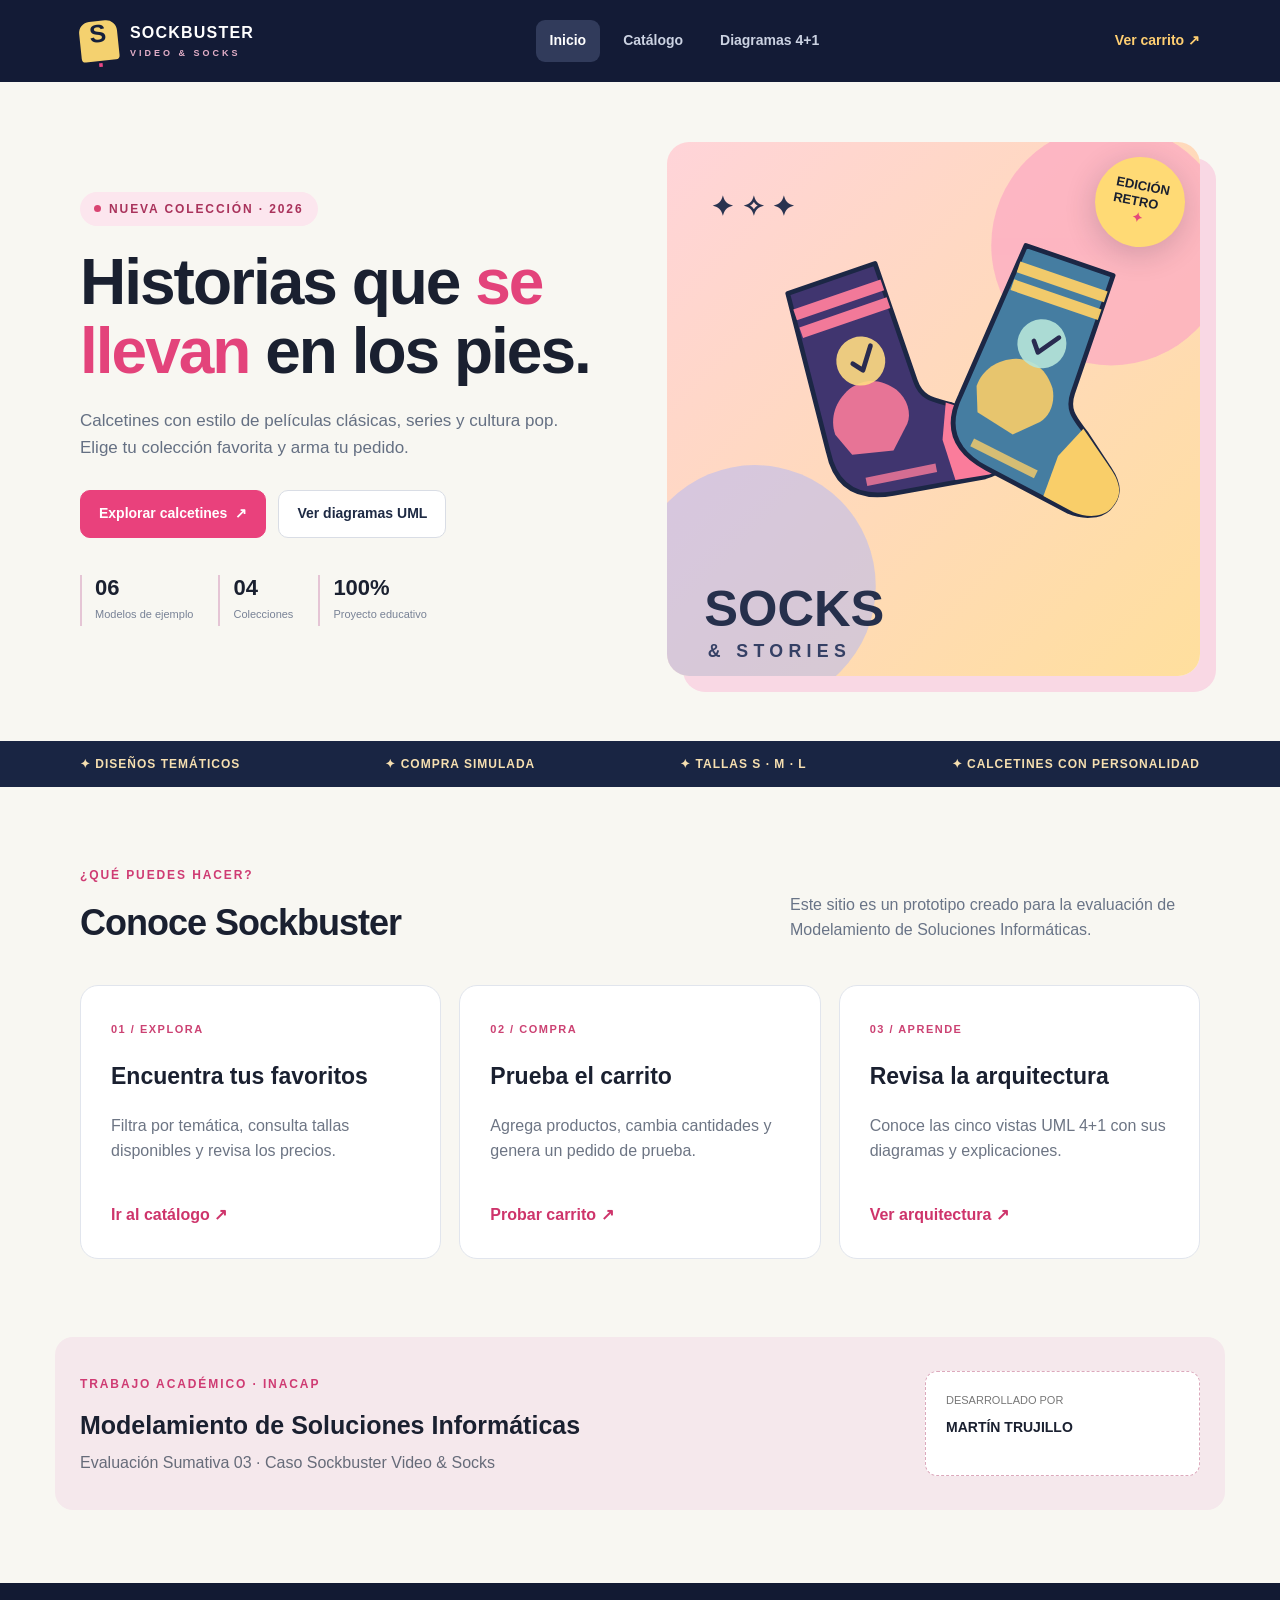
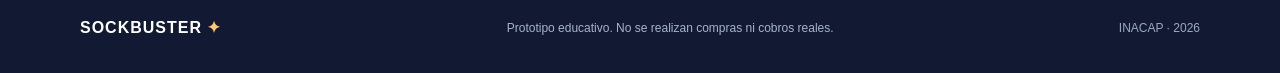
<file: index.html>
<!DOCTYPE html>
<html lang="es">
<head>
  <meta charset="UTF-8">
  <meta name="viewport" content="width=device-width, initial-scale=1.0">
  <meta name="description" content="Sockbuster: tienda de calcetines temáticos de cine, series y cultura pop.">
  <title>Sockbuster | Inicio</title>
  <link rel="stylesheet" href="css/estilos.css">
</head>
<body>
  <header class="encabezado">
    <div class="contenedor barra">
      <a class="marca" href="index.html" aria-label="Sockbuster, ir al inicio"><span class="marca-figura">S<span class="marca-punto">.</span></span><span>SOCKBUSTER<small>VIDEO & SOCKS</small></span></a>
      <nav aria-label="Navegación principal"><a class="activo" href="index.html">Inicio</a><a href="catalogo.html">Catálogo</a><a href="diagramas.html">Diagramas 4+1</a></nav>
      <a class="enlace-carrito" href="catalogo.html#seccion-carrito">Ver carrito <span aria-hidden="true">↗</span></a>
    </div>
  </header>
  <main>
    <section class="hero contenedor">
      <div class="hero-texto">
        <span class="etiqueta"><span class="luz"></span> NUEVA COLECCIÓN · 2026</span>
        <h1>Historias que <em>se llevan</em> en los pies.</h1>
        <p>Calcetines con estilo de películas clásicas, series y cultura pop. Elige tu colección favorita y arma tu pedido.</p>
        <div class="hero-acciones"><a href="catalogo.html" class="boton boton-primario">Explorar calcetines <span aria-hidden="true">↗</span></a><a href="diagramas.html" class="boton boton-secundario">Ver diagramas UML</a></div>
        <div class="hero-datos"><div><strong>06</strong><span>Modelos de ejemplo</span></div><div><strong>04</strong><span>Colecciones</span></div><div><strong>100%</strong><span>Proyecto educativo</span></div></div>
      </div>
      <div class="hero-imagen"><img src="imagenes/portada.svg" alt="Ilustración de calcetines temáticos de Sockbuster"><span class="sticker">EDICIÓN<br>RETRO <b>✦</b></span></div>
    </section>
    <section class="franja" aria-label="Características de la tienda"><div class="contenedor franja-contenido"><span>✦ DISEÑOS TEMÁTICOS</span><span>✦ COMPRA SIMULADA</span><span>✦ TALLAS S · M · L</span><span>✦ CALCETINES CON PERSONALIDAD</span></div></section>
    <section class="contenedor seccion">
      <div class="titulo-seccion"><div><span class="sobrelinea">¿QUÉ PUEDES HACER?</span><h2>Conoce Sockbuster</h2></div><p>Este sitio es un prototipo creado para la evaluación de Modelamiento de Soluciones Informáticas.</p></div>
      <div class="tarjetas-info"><article class="tarjeta-info"><span class="numero">01 / EXPLORA</span><h3>Encuentra tus favoritos</h3><p>Filtra por temática, consulta tallas disponibles y revisa los precios.</p><a href="catalogo.html">Ir al catálogo ↗</a></article><article class="tarjeta-info"><span class="numero">02 / COMPRA</span><h3>Prueba el carrito</h3><p>Agrega productos, cambia cantidades y genera un pedido de prueba.</p><a href="catalogo.html#seccion-carrito">Probar carrito ↗</a></article><article class="tarjeta-info"><span class="numero">03 / APRENDE</span><h3>Revisa la arquitectura</h3><p>Conoce las cinco vistas UML 4+1 con sus diagramas y explicaciones.</p><a href="diagramas.html">Ver arquitectura ↗</a></article></div>
    </section>
    <section class="contenedor autor-bloque"><div><span class="sobrelinea">TRABAJO ACADÉMICO · INACAP</span><h2>Modelamiento de Soluciones Informáticas</h2><p>Evaluación Sumativa 03 · Caso Sockbuster Video & Socks</p></div><div class="autor-nombre"><span>DESARROLLADO POR</span><strong>MARTÍN TRUJILLO</strong><small></small></div></section>
  </main>
  <footer class="pie"><div class="contenedor pie-interior"><strong>SOCKBUSTER <span>✦</span></strong><p>Prototipo educativo. No se realizan compras ni cobros reales.</p><span>INACAP · 2026</span></div></footer>
</body>
</html>
</file>
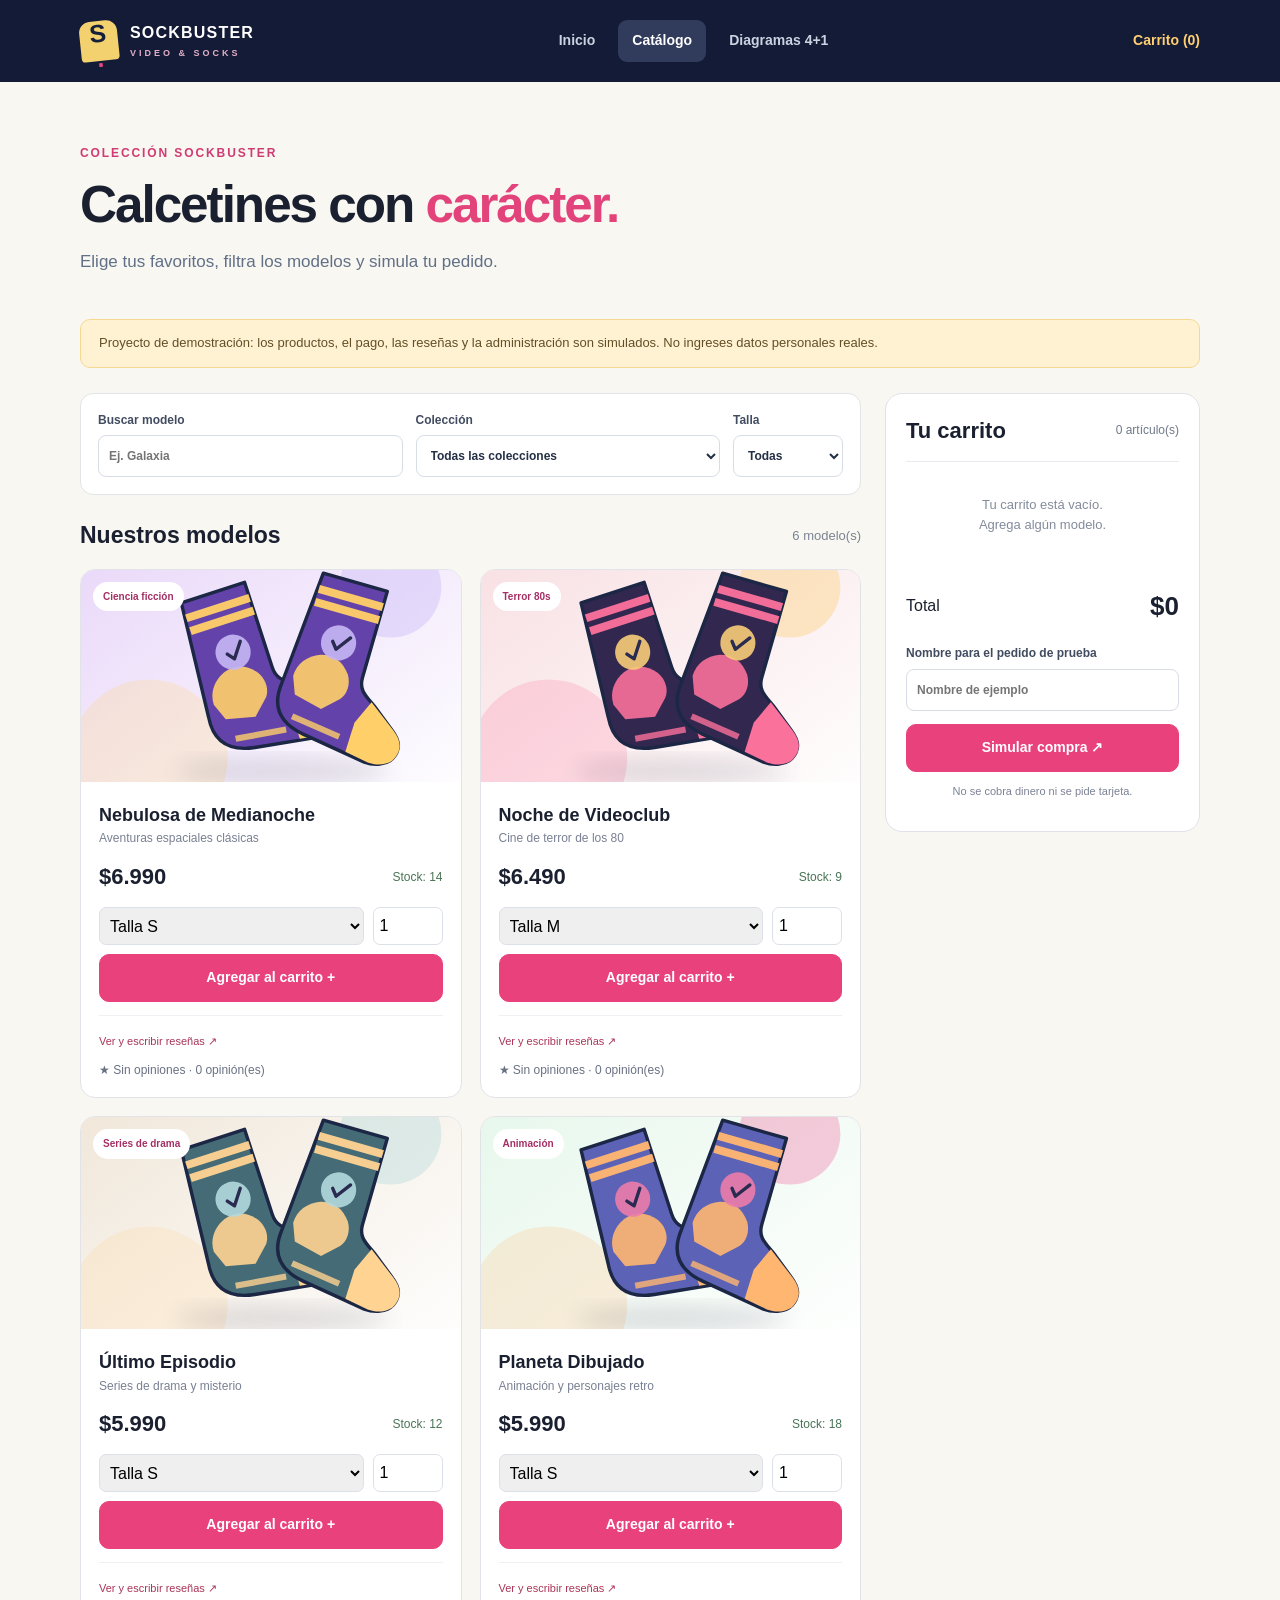
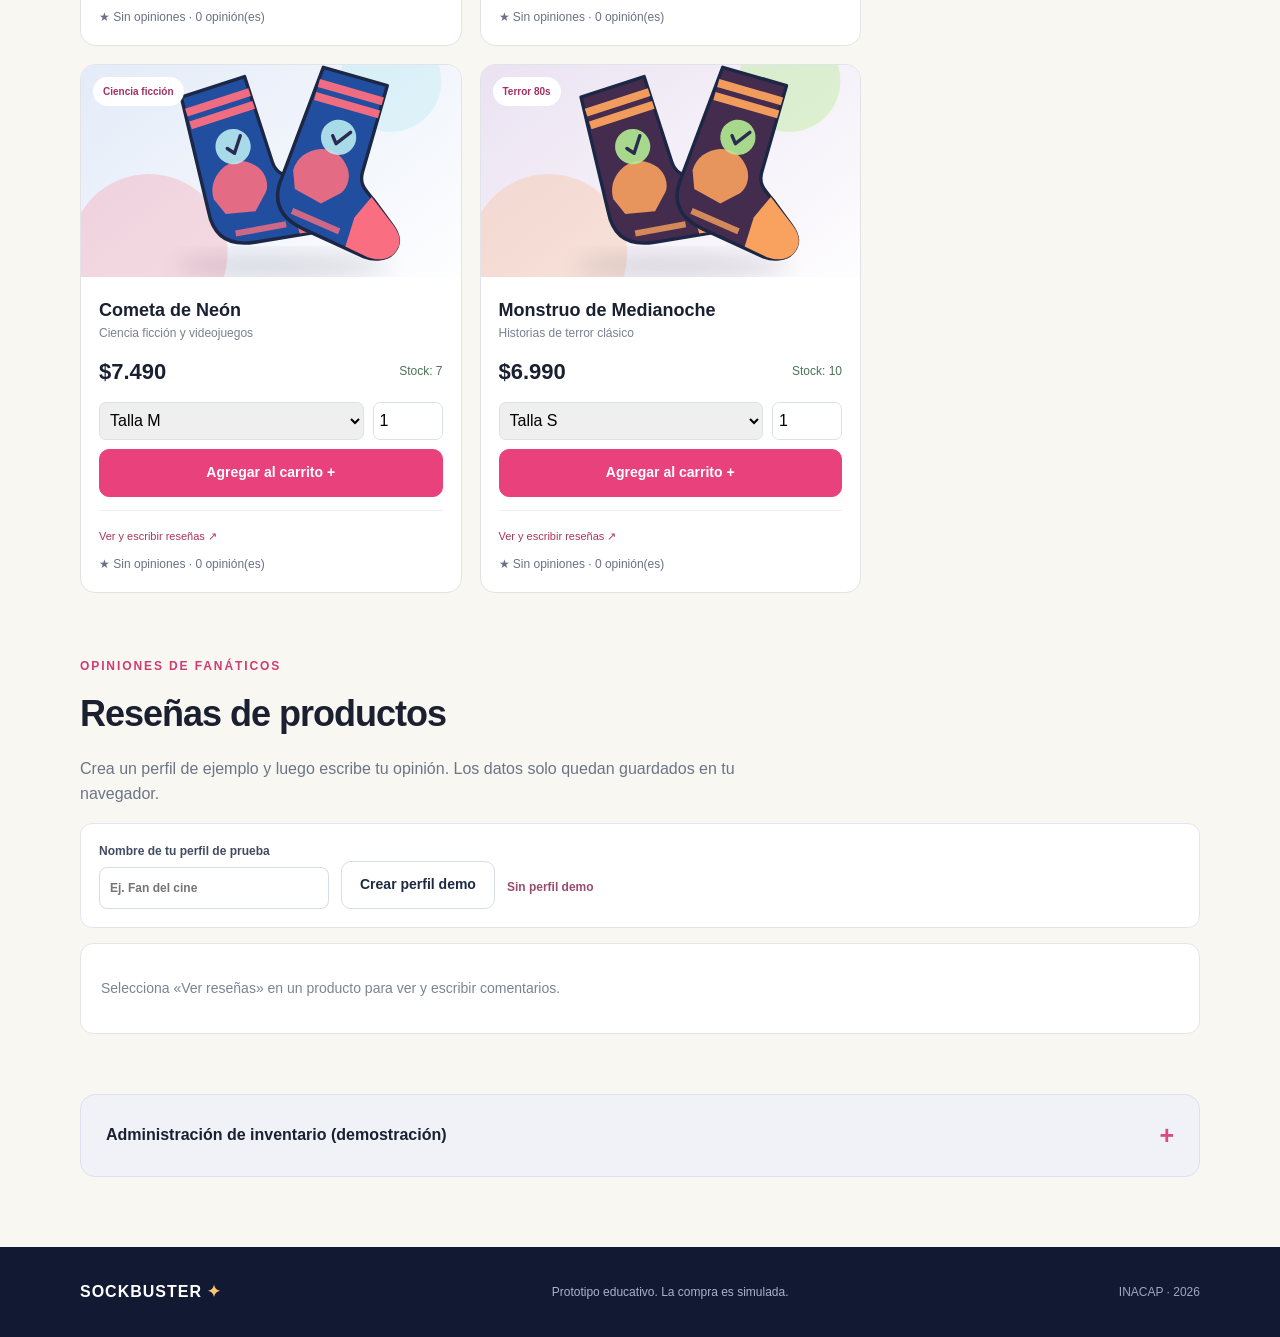
<file: catalogo.html>
<!DOCTYPE html>
<html lang="es">
<head>
  <meta charset="UTF-8">
  <meta name="viewport" content="width=device-width, initial-scale=1.0">
  <meta name="description" content="Catálogo interactivo Sockbuster: calcetines, tallas, carrito y reseñas.">
  <title>Sockbuster | Catálogo</title>
  <link rel="stylesheet" href="css/estilos.css">
  <script src="js/datos.js" defer></script>
  <script src="js/catalogo.js" defer></script>
</head>
<body>
  <header class="encabezado"><div class="contenedor barra"><a class="marca" href="index.html"><span class="marca-figura">S<span class="marca-punto">.</span></span><span>SOCKBUSTER<small>VIDEO & SOCKS</small></span></a><nav aria-label="Navegación principal"><a href="index.html">Inicio</a><a class="activo" href="catalogo.html">Catálogo</a><a href="diagramas.html">Diagramas 4+1</a></nav><a class="enlace-carrito" href="#seccion-carrito">Carrito <span id="contador-carrito">(0)</span></a></div></header>
  <main class="contenedor catalogo-principal">
    <div class="cabecera-pagina"><span class="sobrelinea">COLECCIÓN SOCKBUSTER</span><h1>Calcetines con <em>carácter.</em></h1><p>Elige tus favoritos, filtra los modelos y simula tu pedido.</p></div>
    <div class="aviso" role="note">Proyecto de demostración: los productos, el pago, las reseñas y la administración son simulados. No ingreses datos personales reales.</div>
    <div class="catalogo-layout">
      <section aria-label="Lista de productos">
        <div class="filtros"><label>Buscar modelo<input type="search" id="buscar" placeholder="Ej. Galaxia"></label><label>Colección<select id="filtro-categoria"><option value="Todas">Todas las colecciones</option><option value="Ciencia ficción">Ciencia ficción</option><option value="Terror 80s">Terror 80s</option><option value="Series de drama">Series de drama</option><option value="Animación">Animación</option></select></label><label>Talla<select id="filtro-talla"><option value="Todas">Todas</option><option value="S">S</option><option value="M">M</option><option value="L">L</option></select></label></div>
        <div class="lista-encabezado"><h2>Nuestros modelos</h2><span id="contador-productos">6 modelos</span></div>
        <div id="productos" class="productos-grid" aria-live="polite"></div>
        <p id="sin-productos" class="sin-productos oculto">No encontramos productos con esos filtros.</p>
      </section>
      <aside id="seccion-carrito" class="carrito-panel" aria-labelledby="titulo-carrito"><div class="carrito-cabeza"><h2 id="titulo-carrito">Tu carrito</h2><span id="total-articulos">0 artículos</span></div><div id="items-carrito" class="items-carrito"></div><div class="carrito-total"><span>Total</span><strong id="total-carrito">$0</strong></div><label>Nombre para el pedido de prueba<input type="text" id="nombre-pedido" maxlength="45" placeholder="Nombre de ejemplo"></label><button class="boton boton-primario ancho" id="finalizar">Simular compra ↗</button><p class="ayuda">No se cobra dinero ni se pide tarjeta.</p><div id="resultado-pedido" role="status" class="resultado-pedido oculto"></div></aside>
    </div>
    <section class="extras-demo" aria-labelledby="titulo-resenas"><div class="extras-titulo"><span class="sobrelinea">OPINIONES DE FANÁTICOS</span><h2 id="titulo-resenas">Reseñas de productos</h2><p>Crea un perfil de ejemplo y luego escribe tu opinión. Los datos solo quedan guardados en tu navegador.</p></div><div class="perfil-resena"><label>Nombre de tu perfil de prueba<input id="perfil-nombre" type="text" maxlength="35" placeholder="Ej. Fan del cine"></label><button class="boton boton-secundario" id="guardar-perfil">Crear perfil demo</button><strong id="perfil-actual">Sin perfil demo</strong></div><div id="panel-resenas" class="panel-resenas"><p>Selecciona «Ver reseñas» en un producto para ver y escribir comentarios.</p></div></section>
    <section class="administracion" aria-labelledby="admin-titulo"><details><summary><span id="admin-titulo">Administración de inventario (demostración)</span><span>+</span></summary><p class="aviso aviso-chico">Modo demostración sin contraseña real. Para un sitio comercial se necesitaría un servidor con autenticación segura y tokens JWT.</p><div class="admin-contenido"><form id="form-producto" class="form-producto"><h3>Agregar un calcetín</h3><label>Nombre<input id="nuevo-nombre" required maxlength="45" placeholder="Ej. Cine antiguo"></label><label>Película o serie inspiradora<input id="nuevo-inspiracion" required maxlength="55" placeholder="Ej. cine clásico (sin marca)"></label><label>Colección<select id="nuevo-categoria"><option>Ciencia ficción</option><option>Terror 80s</option><option>Series de drama</option><option>Animación</option></select></label><label>Precio (CLP)<input id="nuevo-precio" required type="number" min="500" max="100000" value="5990"></label><label>Stock<input id="nuevo-stock" required type="number" min="0" max="10000" value="10"></label><button class="boton boton-primario" type="submit">Agregar producto</button></form><div class="admin-lista"><h3>Cambiar precio o stock</h3><div id="tabla-admin"></div><button id="reiniciar-demo" type="button" class="boton boton-secundario">Restablecer productos de ejemplo</button></div></div></details></section>
  </main>
  <footer class="pie"><div class="contenedor pie-interior"><strong>SOCKBUSTER <span>✦</span></strong><p>Prototipo educativo. La compra es simulada.</p><span>INACAP · 2026</span></div></footer>
</body>
</html>
</file>
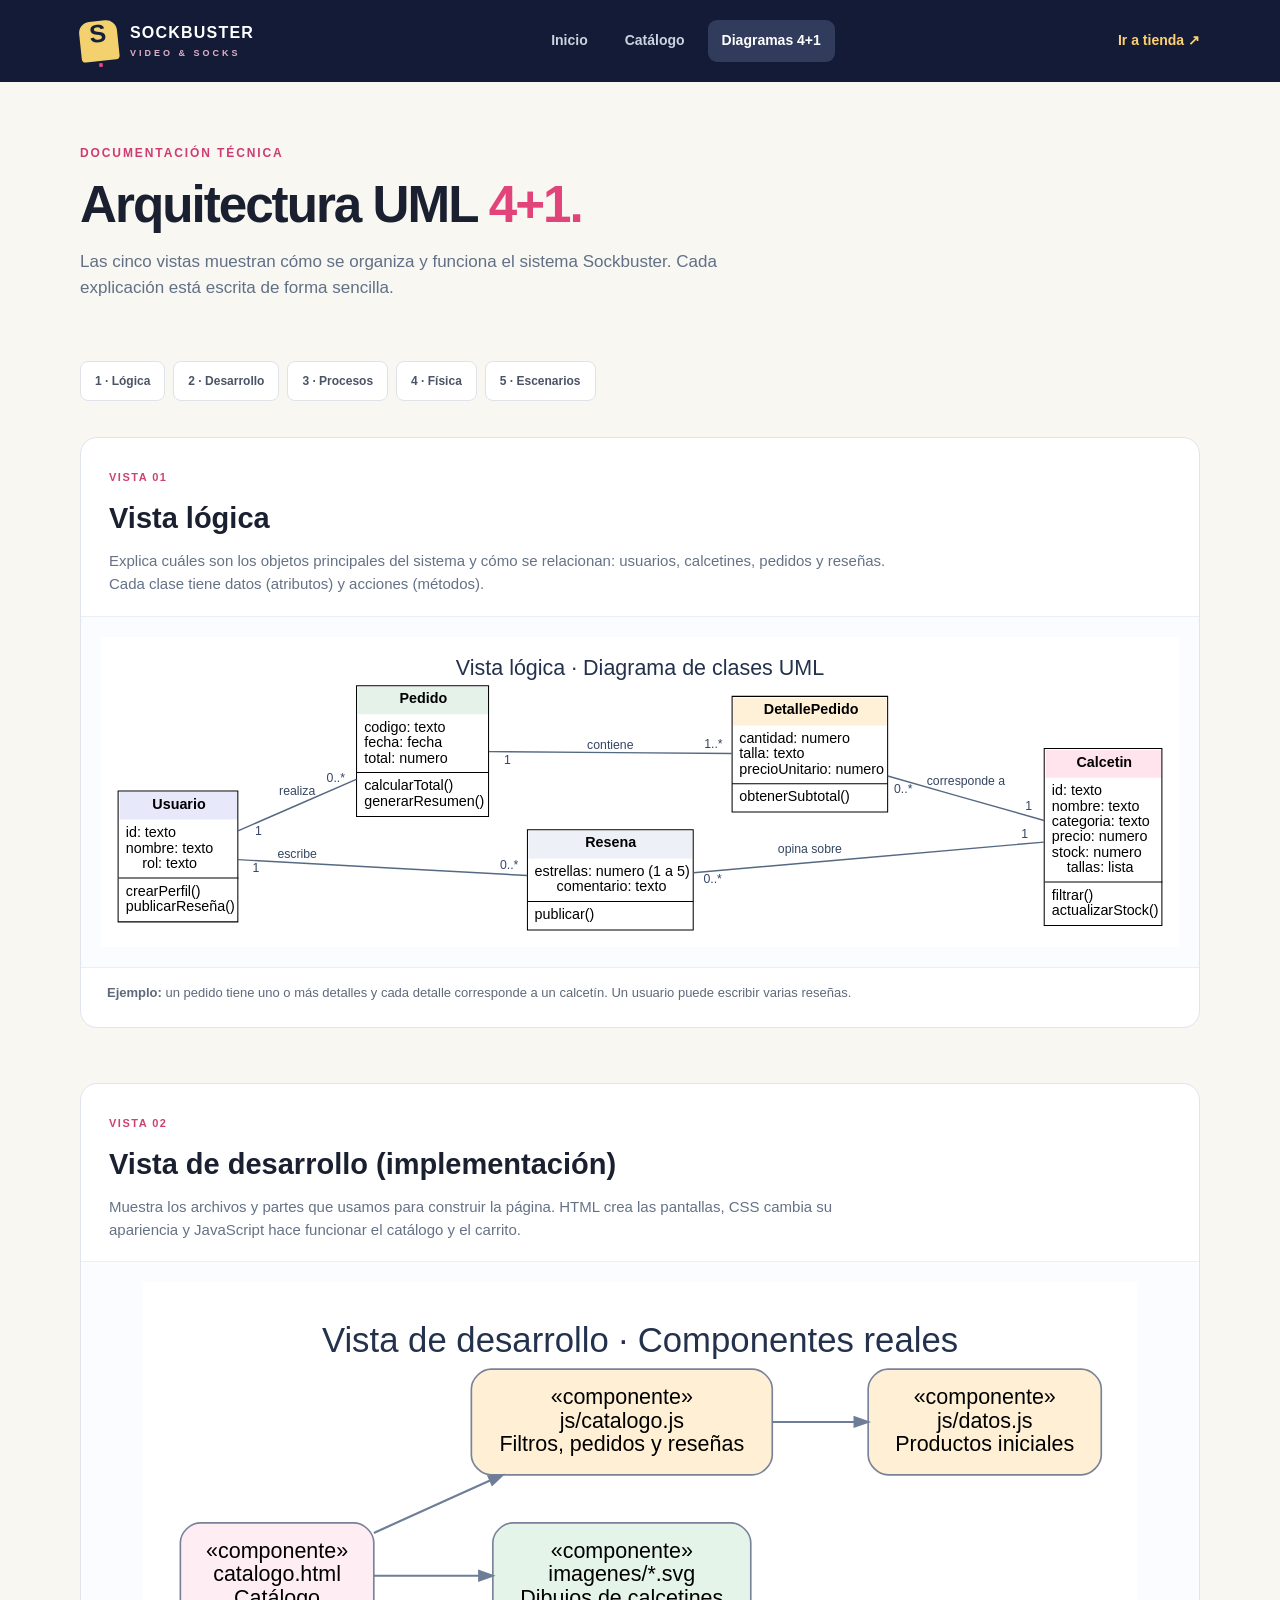
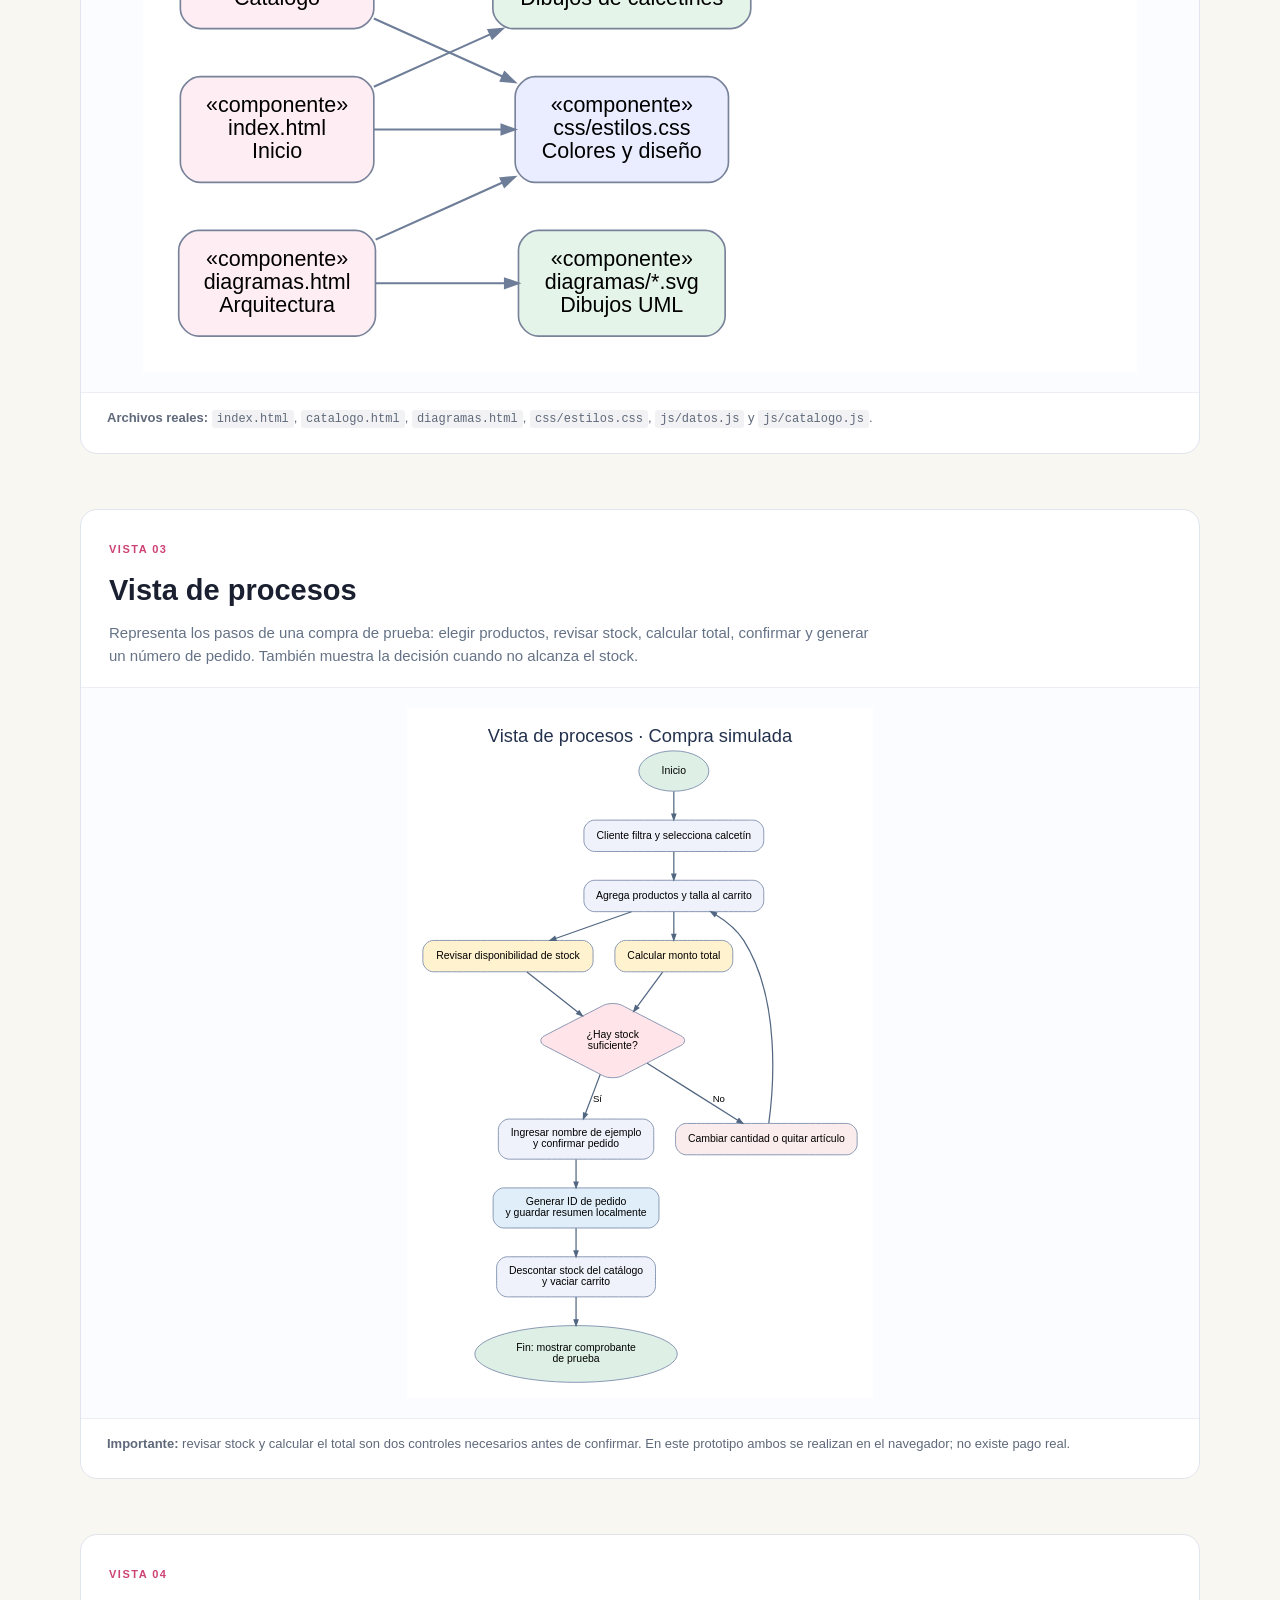
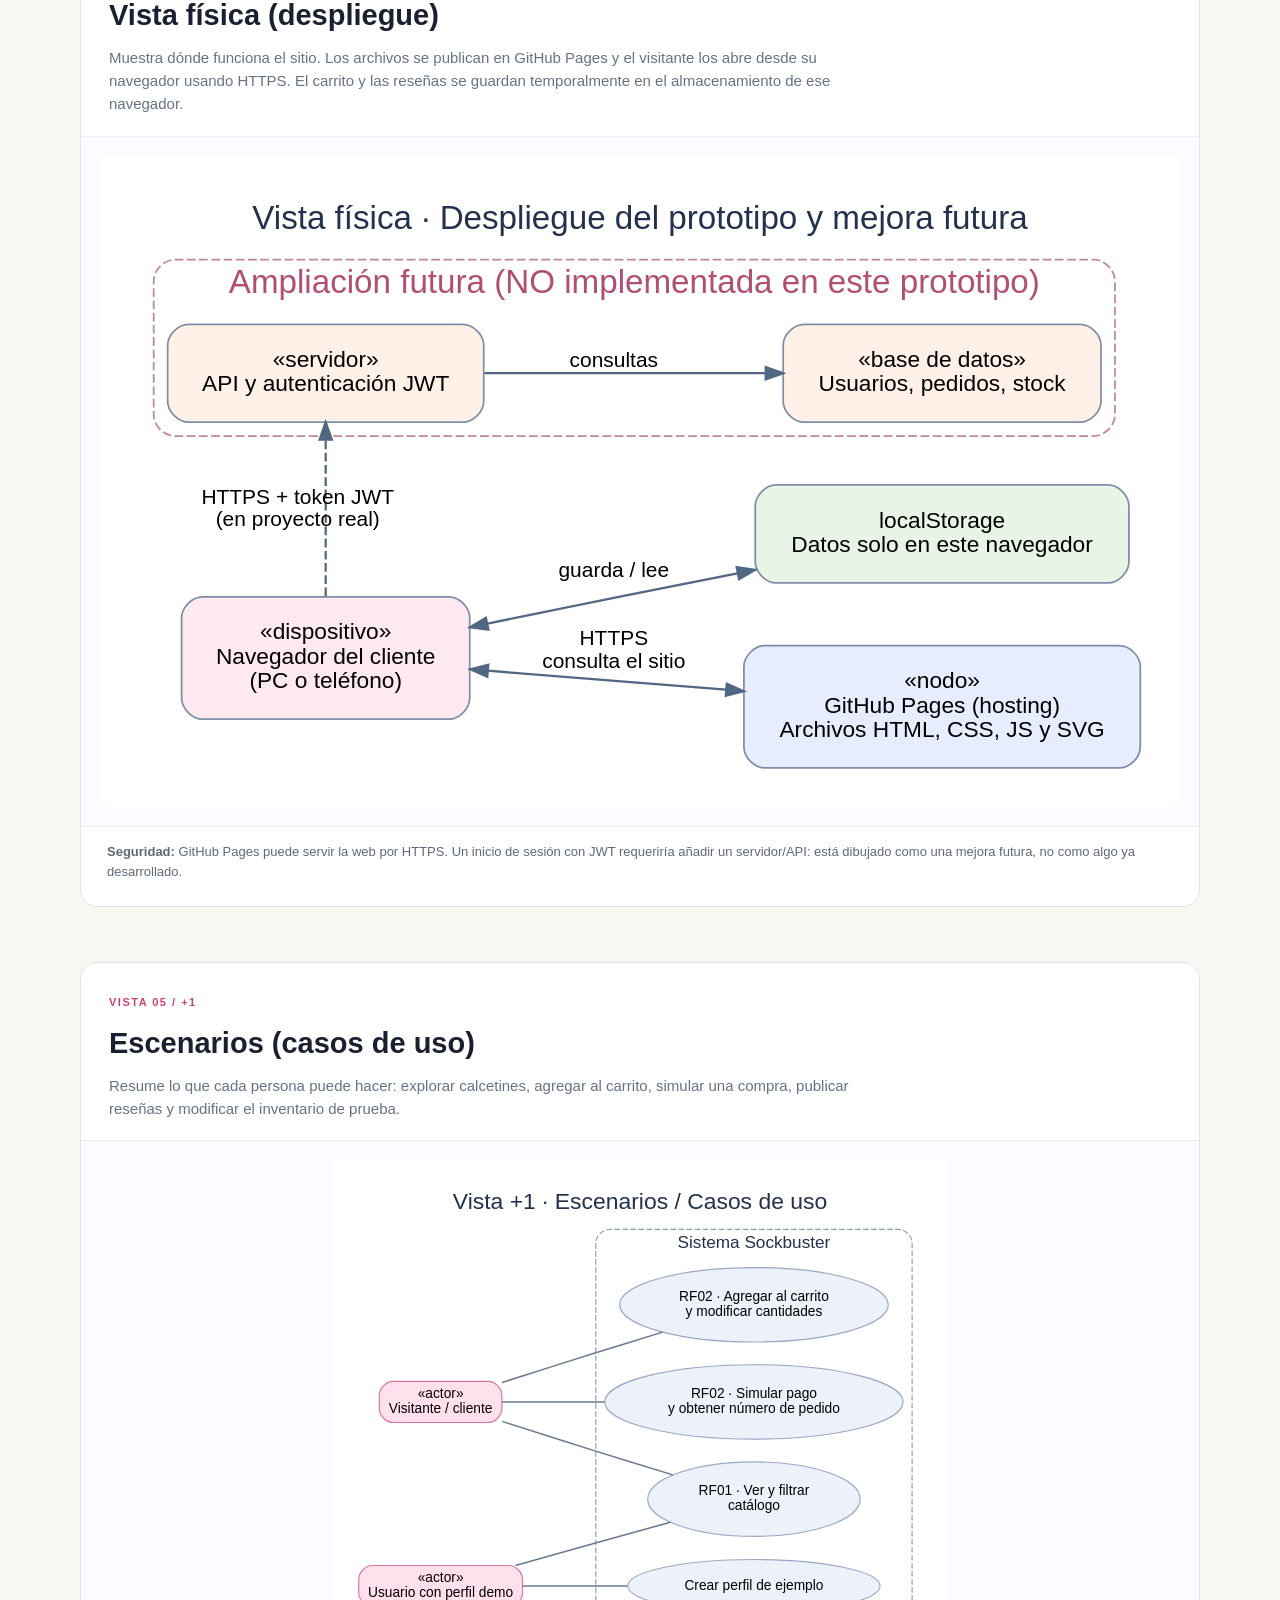
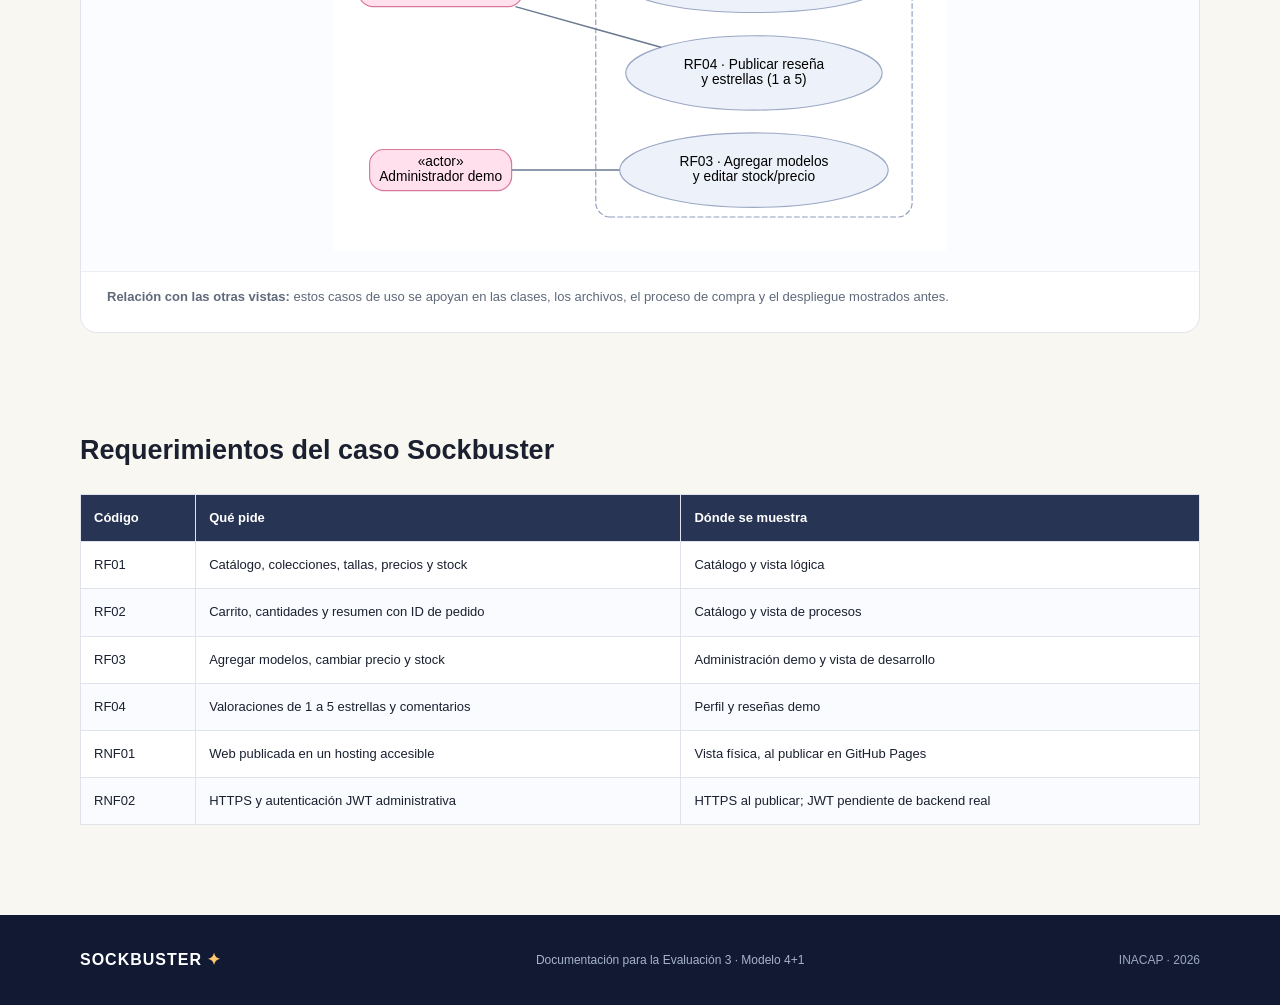
<file: diagramas.html>
<!DOCTYPE html>
<html lang="es">
<head><meta charset="UTF-8"><meta name="viewport" content="width=device-width, initial-scale=1.0"><meta name="description" content="Diagramas UML 4+1 para el sistema Sockbuster."><title>Sockbuster | Arquitectura UML 4+1</title><link rel="stylesheet" href="css/estilos.css"></head>
<body>
<header class="encabezado"><div class="contenedor barra"><a class="marca" href="index.html"><span class="marca-figura">S<span class="marca-punto">.</span></span><span>SOCKBUSTER<small>VIDEO & SOCKS</small></span></a><nav aria-label="Navegación principal"><a href="index.html">Inicio</a><a href="catalogo.html">Catálogo</a><a class="activo" href="diagramas.html">Diagramas 4+1</a></nav><a class="enlace-carrito" href="catalogo.html">Ir a tienda ↗</a></div></header>
<main class="contenedor diagramas-contenido">
  <header class="cabecera-pagina"><span class="sobrelinea">DOCUMENTACIÓN TÉCNICA</span><h1>Arquitectura UML <em>4+1.</em></h1><p>Las cinco vistas muestran cómo se organiza y funciona el sistema Sockbuster. Cada explicación está escrita de forma sencilla.</p></header>
  <nav class="pestanas-vistas" aria-label="Ir a una vista UML"><a href="#logica">1 · Lógica</a><a href="#desarrollo">2 · Desarrollo</a><a href="#procesos">3 · Procesos</a><a href="#fisica">4 · Física</a><a href="#escenarios">5 · Escenarios</a></nav>
  <section id="logica" class="vista"><div class="vista-titulo"><span class="numero">VISTA 01</span><h2>Vista lógica</h2><p>Explica cuáles son los objetos principales del sistema y cómo se relacionan: usuarios, calcetines, pedidos y reseñas. Cada clase tiene datos (atributos) y acciones (métodos).</p></div><div class="diagrama-imagen"><img src="diagramas/01_vista_logica.svg" alt="Diagrama UML de clases con Usuario, Calcetín, Pedido, DetallePedido y Reseña" loading="lazy"></div><p class="nota-diagrama"><b>Ejemplo:</b> un pedido tiene uno o más detalles y cada detalle corresponde a un calcetín. Un usuario puede escribir varias reseñas.</p></section>
  <section id="desarrollo" class="vista"><div class="vista-titulo"><span class="numero">VISTA 02</span><h2>Vista de desarrollo (implementación)</h2><p>Muestra los archivos y partes que usamos para construir la página. HTML crea las pantallas, CSS cambia su apariencia y JavaScript hace funcionar el catálogo y el carrito.</p></div><div class="diagrama-imagen"><img src="diagramas/02_vista_desarrollo.svg" alt="Diagrama de componentes del sitio y sus archivos HTML, CSS y JavaScript" loading="lazy"></div><p class="nota-diagrama"><b>Archivos reales:</b> <code>index.html</code>, <code>catalogo.html</code>, <code>diagramas.html</code>, <code>css/estilos.css</code>, <code>js/datos.js</code> y <code>js/catalogo.js</code>.</p></section>
  <section id="procesos" class="vista"><div class="vista-titulo"><span class="numero">VISTA 03</span><h2>Vista de procesos</h2><p>Representa los pasos de una compra de prueba: elegir productos, revisar stock, calcular total, confirmar y generar un número de pedido. También muestra la decisión cuando no alcanza el stock.</p></div><div class="diagrama-imagen"><img src="diagramas/03_vista_procesos.svg" alt="Diagrama de actividades para filtrar, comprar, comprobar stock y generar pedido" loading="lazy"></div><p class="nota-diagrama"><b>Importante:</b> revisar stock y calcular el total son dos controles necesarios antes de confirmar. En este prototipo ambos se realizan en el navegador; no existe pago real.</p></section>
  <section id="fisica" class="vista"><div class="vista-titulo"><span class="numero">VISTA 04</span><h2>Vista física (despliegue)</h2><p>Muestra dónde funciona el sitio. Los archivos se publican en GitHub Pages y el visitante los abre desde su navegador usando HTTPS. El carrito y las reseñas se guardan temporalmente en el almacenamiento de ese navegador.</p></div><div class="diagrama-imagen"><img src="diagramas/04_vista_fisica.svg" alt="Diagrama de despliegue: navegador, GitHub Pages y almacenamiento local; servidor JWT futuro separado" loading="lazy"></div><p class="nota-diagrama"><b>Seguridad:</b> GitHub Pages puede servir la web por HTTPS. Un inicio de sesión con JWT requeriría añadir un servidor/API: está dibujado como una mejora futura, no como algo ya desarrollado.</p></section>
  <section id="escenarios" class="vista"><div class="vista-titulo"><span class="numero">VISTA 05 / +1</span><h2>Escenarios (casos de uso)</h2><p>Resume lo que cada persona puede hacer: explorar calcetines, agregar al carrito, simular una compra, publicar reseñas y modificar el inventario de prueba.</p></div><div class="diagrama-imagen"><img src="diagramas/05_escenarios.svg" alt="Diagrama de casos de uso con cliente visitante, usuario de prueba y administrador demo" loading="lazy"></div><p class="nota-diagrama"><b>Relación con las otras vistas:</b> estos casos de uso se apoyan en las clases, los archivos, el proceso de compra y el despliegue mostrados antes.</p></section>
  <section class="resumen-requisitos"><h2>Requerimientos del caso Sockbuster</h2><div class="tabla-responsive"><table><thead><tr><th>Código</th><th>Qué pide</th><th>Dónde se muestra</th></tr></thead><tbody><tr><td>RF01</td><td>Catálogo, colecciones, tallas, precios y stock</td><td>Catálogo y vista lógica</td></tr><tr><td>RF02</td><td>Carrito, cantidades y resumen con ID de pedido</td><td>Catálogo y vista de procesos</td></tr><tr><td>RF03</td><td>Agregar modelos, cambiar precio y stock</td><td>Administración demo y vista de desarrollo</td></tr><tr><td>RF04</td><td>Valoraciones de 1 a 5 estrellas y comentarios</td><td>Perfil y reseñas demo</td></tr><tr><td>RNF01</td><td>Web publicada en un hosting accesible</td><td>Vista física, al publicar en GitHub Pages</td></tr><tr><td>RNF02</td><td>HTTPS y autenticación JWT administrativa</td><td>HTTPS al publicar; JWT pendiente de backend real</td></tr></tbody></table></div></section>
</main>
<footer class="pie"><div class="contenedor pie-interior"><strong>SOCKBUSTER <span>✦</span></strong><p>Documentación para la Evaluación 3 · Modelo 4+1</p><span>INACAP · 2026</span></div></footer>
</body></html>
</file>
<file: css/estilos.css>
/* Archivo de estilos. Aquí se cambian colores, tamaños y posiciones. */
:root{--fondo:#f8f7f2;--texto:#1a2030;--tinta:#29324a;--azul:#131b36;--rosa:#ec4d86;--amarillo:#ffd36d;--borde:#e2e4e7;--blanco:#fff;--suave:#f1f2f5}
*{box-sizing:border-box}html{scroll-behavior:smooth}body{margin:0;font-family:Arial,Helvetica,sans-serif;background:var(--fondo);color:var(--texto);line-height:1.55}a{color:inherit}button,input,select,textarea{font:inherit}button{cursor:pointer}img{display:block;max-width:100%}.contenedor{max-width:1170px;margin:0 auto;padding-left:25px;padding-right:25px}.encabezado{background:#131b36;color:white;position:relative;z-index:3}.barra{min-height:82px;display:flex;justify-content:space-between;align-items:center;gap:20px}.marca{color:white;display:flex;gap:12px;align-items:center;font-weight:900;letter-spacing:1.2px;text-decoration:none;line-height:1}.marca small{display:block;color:#e3afc8;letter-spacing:3px;font-size:9px;margin-top:8px}.marca-figura{width:38px;height:40px;border-radius:11px 11px 4px 4px;background:#f4d16f;color:#15203b;font-size:25px;display:grid;place-items:center;transform:rotate(-6deg)}.marca-punto{color:#e94784}.barra nav{display:flex;gap:9px;align-items:center}.barra nav a{text-decoration:none;padding:10px 14px;border-radius:9px;color:#cbd2e2;font-size:14px;font-weight:bold}.barra nav a:hover,.barra nav a.activo{background:#313b5b;color:white}.enlace-carrito{color:#ffcf72;font-size:14px;font-weight:bold;text-decoration:none}.hero{min-height:540px;display:grid;grid-template-columns:1.03fr .97fr;align-items:center;gap:20px;padding-top:60px;padding-bottom:65px}.etiqueta,.sobrelinea{font-size:12px;letter-spacing:1.9px;font-weight:800;color:#cf3b73}.etiqueta{background:#fce6ee;color:#a9325b;display:inline-flex;align-items:center;gap:8px;border-radius:20px;padding:8px 14px}.luz{width:7px;height:7px;border-radius:50%;background:#d94472}.hero h1,.cabecera-pagina h1{font-size:clamp(38px,5vw,67px);line-height:1.08;letter-spacing:-2px;margin:22px 0}.hero h1 em,.cabecera-pagina h1 em{color:#e3437b;font-style:normal}.hero-texto>p{max-width:480px;font-size:17px;color:#657083}.hero-acciones{display:flex;gap:12px;flex-wrap:wrap;margin:29px 0 37px}.boton{border-radius:10px;display:inline-flex;justify-content:center;align-items:center;gap:8px;min-height:46px;padding:12px 18px;border:1px solid transparent;font-weight:800;text-decoration:none;font-size:14px}.boton-primario{background:#e9417c;color:white;border-color:#e9417c}.boton-primario:hover{background:#c63469}.boton-secundario{background:white;color:#1e2a44;border-color:#d9dde5}.boton-secundario:hover{background:#f1f3f7}.ancho{width:100%}.hero-datos{display:flex;gap:25px}.hero-datos>div{border-left:2px solid #e5c5d5;padding-left:13px}.hero-datos strong{font-size:22px;display:block;line-height:1.2}.hero-datos span{font-size:11px;color:#788296}.hero-imagen{position:relative;border-radius:22px;overflow:hidden;box-shadow:16px 16px 0 #f9d8e4}.hero-imagen>img{width:100%;aspect-ratio:1/1;object-fit:cover}.sticker{position:absolute;right:15px;top:15px;border-radius:50%;background:#ffda75;width:90px;height:90px;display:flex;flex-direction:column;justify-content:center;align-items:center;font-weight:900;font-size:13px;line-height:1.25;transform:rotate(11deg);box-shadow:0 7px 30px #151b3630}.sticker b{color:#e5487a}.franja{background:#192543;color:#f6dfb0}.franja-contenido{display:flex;justify-content:space-between;gap:15px;flex-wrap:wrap;padding-top:14px;padding-bottom:14px;font-size:12px;font-weight:800;letter-spacing:1px}.seccion{padding-top:75px;padding-bottom:78px}.titulo-seccion{display:flex;justify-content:space-between;align-items:end;gap:30px;margin-bottom:26px}.titulo-seccion h2,.extras-titulo h2{font-size:36px;letter-spacing:-1px;margin:8px 0}.titulo-seccion>p{max-width:410px;color:#697487}.tarjetas-info{display:grid;grid-template-columns:repeat(3,1fr);gap:18px}.tarjeta-info{padding:30px;border:1px solid #e1e5ed;border-radius:18px;background:white}.tarjeta-info h3{font-size:23px;line-height:1.2}.tarjeta-info p{color:#6d7584;min-height:73px}.tarjeta-info a{color:#ce346b;font-weight:800;text-decoration:none}.numero{font-size:11px;letter-spacing:1.5px;font-weight:900;color:#cc4273}.autor-bloque{display:flex;justify-content:space-between;gap:30px;background:#f5e8ec;border-radius:18px;padding-top:34px;padding-bottom:34px;margin-bottom:73px}.autor-bloque h2{font-size:25px;margin:10px 0 7px}.autor-bloque p{color:#666b79;margin:0}.autor-nombre{min-width:275px;background:white;border:1px dashed #dca9bc;border-radius:12px;padding:20px}.autor-nombre span,.autor-nombre small{font-size:11px;display:block;color:#777}.autor-nombre strong{font-size:14px;display:block;margin:8px 0}.pie{background:#121a33;color:#fff}.pie-interior{display:flex;justify-content:space-between;gap:20px;align-items:center;min-height:90px;font-size:12px}.pie-interior strong{font-size:16px;letter-spacing:1px}.pie-interior strong span{color:#ffc76e}.pie-interior p{color:#a6b4c9}.pie-interior>span{color:#9aa9bd}.cabecera-pagina{padding:58px 0 27px}.cabecera-pagina h1{font-size:clamp(36px,4vw,54px);margin:12px 0}.cabecera-pagina>p{color:#617086;font-size:17px;max-width:690px}.aviso{background:#fff2d3;border:1px solid #f5d993;padding:13px 18px;border-radius:10px;font-size:13px;color:#624f26;margin-bottom:25px}.catalogo-principal{padding-bottom:70px}.catalogo-layout{display:grid;grid-template-columns:minmax(0,1fr) 315px;align-items:start;gap:24px}.filtros{display:grid;grid-template-columns:1fr 1fr 110px;gap:13px;background:#fff;border:1px solid var(--borde);border-radius:13px;padding:17px}.filtros label,.carrito-panel label,.perfil-resena label,.form-producto label,.resena-form label{font-size:12px;font-weight:800;display:block;color:#424c60}.filtros input,.filtros select,.carrito-panel input,.perfil-resena input,.form-producto input,.form-producto select,.resena-form input,.resena-form textarea,.resena-form select{display:block;margin-top:6px;width:100%;height:42px;background:#fff;border:1px solid #d8dce5;border-radius:8px;padding:9px 10px;color:#243046}.resena-form textarea{height:78px;resize:vertical}.lista-encabezado{display:flex;justify-content:space-between;align-items:center;gap:12px;margin:23px 0 15px}.lista-encabezado h2{font-size:23px;margin:0}.lista-encabezado span{font-size:13px;color:#7b8392}.productos-grid{display:grid;grid-template-columns:repeat(2,minmax(0,1fr));gap:18px}.producto{min-width:0;background:#fff;border:1px solid #e1e3e9;border-radius:15px;overflow:hidden}.producto-imagen{background:#f0e7e9;position:relative}.producto-imagen img{width:100%;height:212px;object-fit:cover}.producto-imagen .categoria{position:absolute;top:12px;left:12px;background:#fff;border-radius:50px;font-size:10px;color:#a42f64;padding:7px 10px;font-weight:800}.producto-cuerpo{padding:18px}.producto-cuerpo h3{font-size:18px;margin:5px 0 3px;line-height:1.2}.producto-cuerpo .inspiracion{color:#798092;font-size:12px;margin:0 0 12px}.precio-linea{display:flex;align-items:center;justify-content:space-between;gap:8px;margin-bottom:13px}.precio-linea strong{font-size:22px}.stock{color:#497456;font-size:12px}.stock.cero{color:#c74646}.producto-acciones{display:grid;grid-template-columns:1fr 70px;gap:9px;margin-bottom:9px}.producto-acciones select,.producto-acciones input{min-width:0;width:100%;height:38px;border:1px solid #dce0e9;border-radius:7px;padding:6px}.producto .boton{width:100%;min-height:42px}.boton:disabled{background:#cbd1db;border-color:#cbd1db;color:#4d586c;cursor:not-allowed}.producto-detalle{border-top:1px solid #eff0f4;margin-top:13px;padding-top:12px}.producto-detalle summary{cursor:pointer;font-size:13px;color:#c13b70;font-weight:800}.resumen-resenas{font-size:12px;color:#697183;margin:8px 0 0}.carrito-panel{position:sticky;top:16px;border:1px solid #e0e1e9;border-radius:17px;background:#fff;padding:20px}.carrito-cabeza{display:flex;align-items:center;justify-content:space-between;border-bottom:1px solid #e8eaf0;padding-bottom:13px}.carrito-cabeza h2{margin:0;font-size:22px}.carrito-cabeza span{color:#6f7988;font-size:12px}.items-carrito{min-height:68px;max-height:400px;overflow:auto}.carrito-vacio{color:#838b9b;font-size:13px;text-align:center;padding:20px 0}.linea-carrito{padding:13px 0;display:grid;grid-template-columns:1fr auto;gap:9px;border-bottom:1px solid #f0f0f3}.linea-carrito strong{display:block;font-size:13px}.linea-carrito small{font-size:12px;color:#798392}.linea-carrito .fila-cantidad{display:flex;gap:5px;align-items:center;margin-top:5px}.fila-cantidad button{border:1px solid #dce0e8;background:#fff;border-radius:6px;min-width:23px;min-height:25px}.quitar{color:#aa3558;border:none;background:transparent;font-size:11px;margin-top:4px;padding:0}.carrito-total{display:flex;justify-content:space-between;align-items:center;margin:18px 0}.carrito-total strong{font-size:26px}.carrito-panel label{margin-bottom:13px}.ayuda{font-size:11px;text-align:center;color:#7a8294}.resultado-pedido{background:#eaf8ef;border:1px solid #b8dfc1;color:#275a37;padding:14px;border-radius:10px;font-size:13px;margin-top:14px;overflow-wrap:anywhere}.resultado-pedido strong{display:block;margin:5px 0}.oculto{display:none!important}.sin-productos{background:white;padding:30px;border-radius:10px;color:#667184}.extras-demo,.administracion{margin-top:60px}.extras-titulo>p{color:#6b7586;max-width:690px}.perfil-resena{display:flex;gap:12px;align-items:end;flex-wrap:wrap;border:1px solid #e3e5ed;border-radius:12px;background:white;padding:18px}.perfil-resena label{width:230px}.perfil-resena>strong{font-size:12px;color:#9b4b6c;padding-bottom:12px}.panel-resenas{background:#fff;border:1px solid #e4e5eb;border-radius:13px;margin-top:15px;padding:20px}.panel-resenas>p{color:#798493;font-size:14px}.panel-resenas h3{margin-top:0}.resena-lista{display:grid;gap:9px;margin:15px 0}.una-resena{background:#f7f7f9;padding:11px 15px;border-radius:8px}.una-resena strong{font-size:13px}.una-resena span{color:#de467b;font-weight:900}.una-resena p{margin:5px 0;font-size:13px}.resena-form{display:grid;grid-template-columns:145px 1fr auto;gap:12px;align-items:end}.resena-form .boton{margin-bottom:0}.administracion details{border:1px solid #dce1ed;background:#f0f2f8;border-radius:15px;overflow:hidden}.administracion summary{cursor:pointer;font-weight:800;display:flex;align-items:center;justify-content:space-between;padding:21px 25px;list-style:none}.administracion summary::-webkit-details-marker{display:none}.administracion summary span:last-child{font-size:25px;color:#dc4b80}.aviso-chico{margin:3px 20px 16px}.admin-contenido{display:grid;grid-template-columns:300px 1fr;gap:20px;padding:0 20px 23px}.form-producto,.admin-lista{background:white;padding:19px;border-radius:11px}.form-producto h3,.admin-lista h3{margin-top:0}.form-producto label{margin:10px 0}.form-producto .boton{margin-top:11px}.admin-fila{display:grid;grid-template-columns:minmax(100px,1fr) 90px 75px auto;gap:7px;align-items:center;border-bottom:1px solid #ecedf2;padding:9px 0}.admin-fila strong{font-size:12px}.admin-fila input{width:100%;min-width:0;height:35px;border:1px solid #dce0e7;padding:5px;border-radius:6px}.admin-fila button{background:#243453;color:white;border:0;border-radius:6px;padding:8px;font-size:11px}.admin-lista>.boton{margin-top:18px}.diagramas-contenido{padding-bottom:70px}.pestanas-vistas{display:flex;flex-wrap:wrap;gap:8px;margin:15px 0 36px}.pestanas-vistas a{background:#fff;border:1px solid #dfe2e9;padding:10px 14px;border-radius:8px;text-decoration:none;font-weight:800;font-size:12px;color:#4b5367}.pestanas-vistas a:hover{background:#fce8ef;color:#b23569}.vista{scroll-margin-top:15px;margin:35px 0 55px;border-radius:17px;border:1px solid #e0e4ec;background:#fff;overflow:hidden}.vista-titulo{padding:26px 28px 12px}.vista-titulo h2{font-size:29px;margin:7px 0}.vista-titulo p{font-size:15px;color:#657286;max-width:780px;margin:8px 0}.diagrama-imagen{padding:20px;overflow-x:auto;background:#fbfcff;border-top:1px solid #eceef4;border-bottom:1px solid #eceef4;text-align:center}.diagrama-imagen img{width:100%;height:auto;max-height:690px;object-fit:contain;margin:0 auto}.nota-diagrama{padding:15px 26px 24px;color:#5f697a;font-size:13px;margin:0}.resumen-requisitos{padding:20px 0}.resumen-requisitos h2{font-size:27px}.tabla-responsive{overflow-x:auto}.tabla-responsive table{background:#fff;width:100%;border-collapse:collapse;font-size:13px}.tabla-responsive th{background:#273453;color:white;text-align:left}.tabla-responsive td,.tabla-responsive th{padding:13px;border:1px solid #e0e3eb}.tabla-responsive tr:nth-child(even){background:#fafbfe}code{font-family:Consolas,monospace;font-size:12px;background:#f2f2f4;padding:2px 5px;border-radius:3px}
@media(max-width:960px){.catalogo-layout{grid-template-columns:minmax(0,1fr)}.carrito-panel{position:static}.admin-contenido{grid-template-columns:1fr}.hero{grid-template-columns:1fr 1fr}.hero-datos{gap:10px}.tarjetas-info{grid-template-columns:repeat(2,minmax(0,1fr))}}
@media(max-width:680px){.barra{flex-wrap:wrap;justify-content:center;padding-top:15px;padding-bottom:13px}.barra nav{order:3;justify-content:center;flex-wrap:wrap;width:100%}.barra nav a{padding:7px 9px}.enlace-carrito{font-size:12px}.hero{grid-template-columns:1fr;padding-top:38px}.hero h1{font-size:43px}.hero-imagen{max-width:430px}.hero-datos{flex-wrap:wrap}.titulo-seccion,.autor-bloque{display:block}.autor-nombre{margin-top:20px;min-width:0}.tarjetas-info,.productos-grid{grid-template-columns:1fr}.franja-contenido{justify-content:center}.filtros{grid-template-columns:1fr 1fr}.filtros label:first-child{grid-column:span 2}.pie-interior{flex-wrap:wrap;justify-content:center;padding-top:20px;padding-bottom:20px}.resena-form{grid-template-columns:1fr}.resena-form label{width:100%}.admin-fila{grid-template-columns:minmax(90px,1fr) 70px 65px auto}.vista-titulo{padding:20px}.diagrama-imagen{padding:8px}}
</file>
